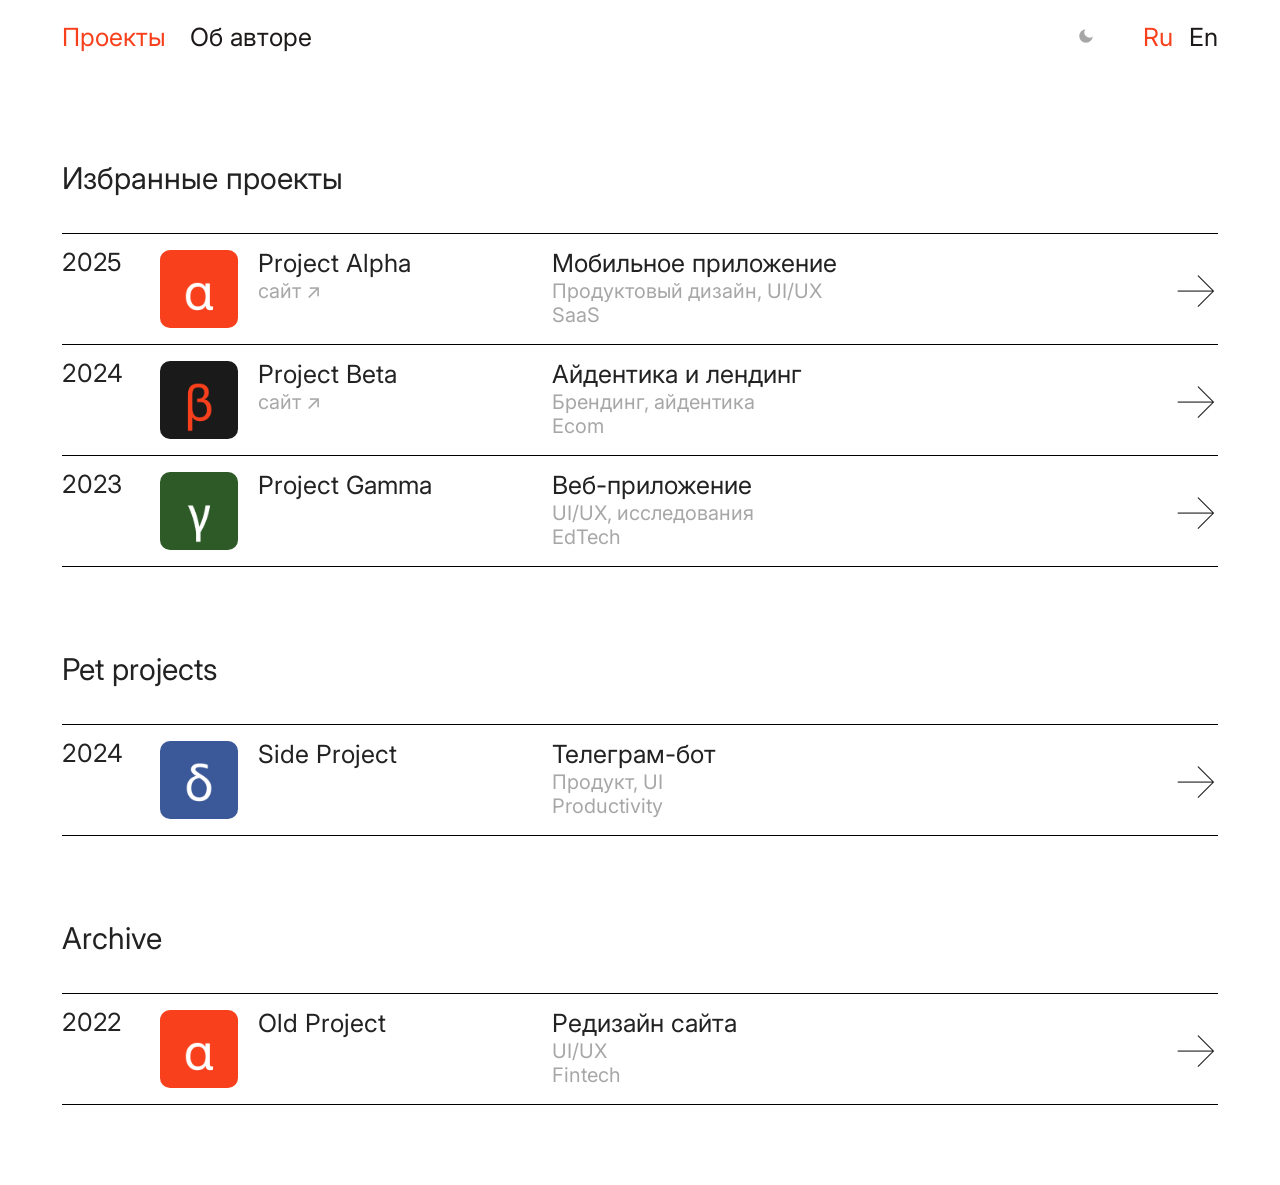
<file: index.html>
<!DOCTYPE html>
<html lang="ru">
<head>
  <meta charset="UTF-8">
  <meta name="viewport" content="width=device-width, initial-scale=1.0">
  <title>Jane Smith — Продуктовый дизайнер</title>
  <meta name="description" content="Продуктовый дизайнер. Портфолио избранных проектов.">
  <meta property="og:title" content="Jane Smith — Продуктовый дизайнер">
  <meta property="og:description" content="Продуктовый дизайнер. Портфолио избранных проектов.">
  <meta property="og:type" content="website">
  <meta property="og:url" content="https://example.com/">
  <meta property="og:locale" content="ru_RU">
  <meta property="og:image" content="https://example.com/assets/img/og-image.png">
  <meta property="og:image:width" content="1200">
  <meta property="og:image:height" content="630">
  <meta name="twitter:card" content="summary_large_image">
  <meta name="twitter:image" content="https://example.com/assets/img/og-image.png">
  <meta name="twitter:title" content="Jane Smith — Продуктовый дизайнер">
  <meta name="twitter:description" content="Продуктовый дизайнер. Портфолио избранных проектов.">
  <link rel="alternate" hreflang="en" href="https://example.com/en/">
  <link rel="alternate" hreflang="ru" href="https://example.com/">
  <link rel="canonical" href="https://example.com/">
  <link rel="icon" type="image/svg+xml" href="favicon.svg">
  <link rel="manifest" href="manifest.json">
    <link rel="preconnect" href="https://fonts.googleapis.com">
  <link rel="preconnect" href="https://fonts.gstatic.com" crossorigin>
  <link href="https://fonts.googleapis.com/css2?family=DM+Mono:wght@400;500&family=Inter:wght@400;500;600&display=swap" rel="stylesheet">
  <link rel="stylesheet" href="styles.min.css">

  <script data-goatcounter="https://YOURSITE.goatcounter.com/count" async src="//gc.zgo.at/count.js"></script>
  <script type="application/ld+json">
  {
    "@context": "https://schema.org",
    "@type": "Person",
    "name": "Jane Smith",
    "url": "https://example.com",
    "jobTitle": "Продуктовый дизайнер",
    "description": "Продуктовый дизайнер. Портфолио избранных проектов.",
    "sameAs": [
      "https://t.me/janesmith",
      "https://instagram.com/janesmith"
    ]
  }
  </script>
</head>
<body>

  <nav class="nav"><div class="nav-inner">
    <div class="nav-left">
      <div class="nav-links">
        <a href="." class="active">Проекты</a>
        <a href="about.html">Об авторе</a>
      </div>
    </div>
    <div class="nav-lang">
      <span class="active">Ru</span>
      <a href="en/">En</a>
    </div>
    <button class="nav-burger" aria-label="Menu" aria-expanded="false"><span></span></button>
  </div></nav>

  <div class="nav-mobile" aria-hidden="true"></div>

  <main class="main">
    <h1 class="projects-title">Избранные проекты</h1>

    <div class="project-list">

      <a href="projects/example.html" class="project-item reveal">
        <span class="project-year">2025</span>
        <img class="project-thumb" src="assets/img/thumb-alpha.png" alt="Project Alpha">
        <div class="project-name">
          <span class="project-name-title">Project Alpha</span>
          <span class="project-name-link" role="link" tabindex="0" data-href="https://example.com/" aria-label="Открыть сайт Project Alpha">сайт ↗</span>
        </div>
        <div class="project-info">
          <span class="project-info-desc">Мобильное приложение</span>
          <span class="project-info-tags">Продуктовый дизайн, UI/UX</span>
          <span class="project-info-industry">SaaS</span>
        </div>
        <span class="project-arrow">→</span>
      </a>

      <a href="projects/example.html" class="project-item reveal">
        <span class="project-year">2024</span>
        <img class="project-thumb" src="assets/img/thumb-beta.png" alt="Project Beta">
        <div class="project-name">
          <span class="project-name-title">Project Beta</span>
          <span class="project-name-link" role="link" tabindex="0" data-href="https://example.com/" aria-label="Открыть сайт Project Beta">сайт ↗</span>
        </div>
        <div class="project-info">
          <span class="project-info-desc">Айдентика и лендинг</span>
          <span class="project-info-tags">Брендинг, айдентика</span>
          <span class="project-info-industry">Ecom</span>
        </div>
        <span class="project-arrow">→</span>
      </a>

      <a href="projects/example.html" class="project-item reveal">
        <span class="project-year">2023</span>
        <img class="project-thumb" src="assets/img/thumb-gamma.png" alt="Project Gamma">
        <div class="project-name">
          <span class="project-name-title">Project Gamma</span>
        </div>
        <div class="project-info">
          <span class="project-info-desc">Веб-приложение</span>
          <span class="project-info-tags">UI/UX, исследования</span>
          <span class="project-info-industry">EdTech</span>
        </div>
        <span class="project-arrow">→</span>
      </a>

    </div>

    <h2 class="projects-title projects-title--archive">Pet projects</h2>

    <div class="project-list">
      <a href="projects/example.html" class="project-item reveal">
        <span class="project-year">2024</span>
        <img class="project-thumb" src="assets/img/thumb-side.png" alt="Side Project">
        <div class="project-name">
          <span class="project-name-title">Side Project</span>
        </div>
        <div class="project-info">
          <span class="project-info-desc">Телеграм-бот</span>
          <span class="project-info-tags">Продукт, UI</span>
          <span class="project-info-industry">Productivity</span>
        </div>
        <span class="project-arrow">→</span>
      </a>
    </div>

    <h2 class="projects-title projects-title--archive">Archive</h2>

    <div class="project-list">
      <a href="projects/example.html" class="project-item project-item--archive reveal">
        <span class="project-year">2022</span>
        <img class="project-thumb" src="assets/img/thumb-alpha.png" alt="Old Project">
        <div class="project-name">
          <span class="project-name-title">Old Project</span>
        </div>
        <div class="project-info">
          <span class="project-info-desc">Редизайн сайта</span>
          <span class="project-info-tags">UI/UX</span>
          <span class="project-info-industry">Fintech</span>
        </div>
        <span class="project-arrow">→</span>
      </a>
    </div>
  </main>

  <script src="script.min.js"></script>
</body>
</html>
</file>
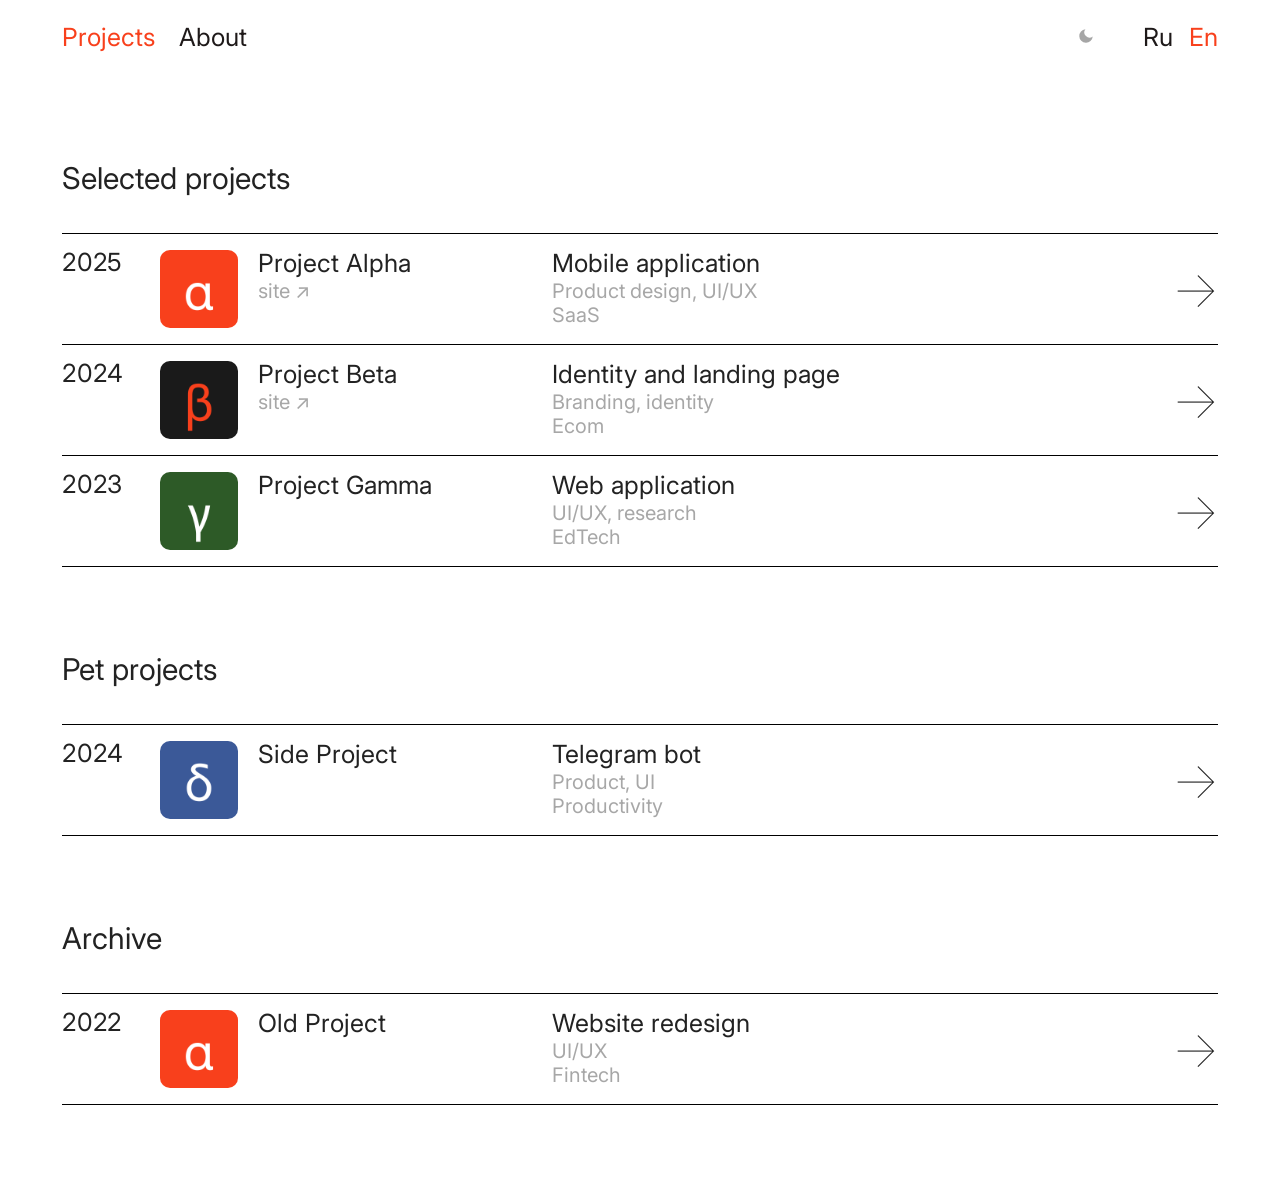
<file: en/index.html>
<!DOCTYPE html>
<html lang="en">
<head>
  <meta charset="UTF-8">
  <meta name="viewport" content="width=device-width, initial-scale=1.0">
  <title>Jane Smith — Product Designer</title>
  <meta name="description" content="Product designer. Portfolio of selected projects.">
  <meta property="og:title" content="Jane Smith — Product Designer">
  <meta property="og:description" content="Product designer. Portfolio of selected projects.">
  <meta property="og:type" content="website">
  <meta property="og:url" content="https://example.com/en/">
  <meta property="og:locale" content="en_US">
  <meta property="og:image" content="https://example.com/assets/img/og-image.png">
  <meta property="og:image:width" content="1200">
  <meta property="og:image:height" content="630">
  <meta name="twitter:card" content="summary_large_image">
  <meta name="twitter:image" content="https://example.com/assets/img/og-image.png">
  <meta name="twitter:title" content="Jane Smith — Product Designer">
  <meta name="twitter:description" content="Product designer. Portfolio of selected projects.">
  <link rel="alternate" hreflang="en" href="https://example.com/en/">
  <link rel="alternate" hreflang="ru" href="https://example.com/">
  <link rel="canonical" href="https://example.com/en/">
  <link rel="icon" type="image/svg+xml" href="../favicon.svg">
  <link rel="manifest" href="../manifest.json">
    <link rel="preconnect" href="https://fonts.googleapis.com">
  <link rel="preconnect" href="https://fonts.gstatic.com" crossorigin>
  <link href="https://fonts.googleapis.com/css2?family=DM+Mono:wght@400;500&family=Inter:wght@400;500;600&display=swap" rel="stylesheet">
  <link rel="stylesheet" href="../styles.min.css">

  <script data-goatcounter="https://YOURSITE.goatcounter.com/count" async src="//gc.zgo.at/count.js"></script>
  <script type="application/ld+json">
  {
    "@context": "https://schema.org",
    "@type": "Person",
    "name": "Jane Smith",
    "url": "https://example.com",
    "jobTitle": "Product Designer",
    "description": "Product designer. Portfolio of selected projects.",
    "sameAs": [
      "https://t.me/janesmith",
      "https://instagram.com/janesmith"
    ]
  }
  </script>
</head>
<body>

  <nav class="nav"><div class="nav-inner">
    <div class="nav-left">
      <div class="nav-links">
        <a href="." class="active">Projects</a>
        <a href="about.html">About</a>
      </div>
    </div>
    <div class="nav-lang">
      <a href="../">Ru</a>
      <span class="active">En</span>
    </div>
    <button class="nav-burger" aria-label="Menu" aria-expanded="false"><span></span></button>
  </div></nav>

  <div class="nav-mobile" aria-hidden="true"></div>

  <main class="main">
    <h1 class="projects-title">Selected projects</h1>

    <div class="project-list">

      <a href="projects/example.html" class="project-item reveal">
        <span class="project-year">2025</span>
        <img class="project-thumb" src="../assets/img/thumb-alpha.png" alt="Project Alpha">
        <div class="project-name">
          <span class="project-name-title">Project Alpha</span>
          <span class="project-name-link" role="link" tabindex="0" data-href="https://example.com/" aria-label="Open Project Alpha website">site ↗</span>
        </div>
        <div class="project-info">
          <span class="project-info-desc">Mobile application</span>
          <span class="project-info-tags">Product design, UI/UX</span>
          <span class="project-info-industry">SaaS</span>
        </div>
        <span class="project-arrow">→</span>
      </a>

      <a href="projects/example.html" class="project-item reveal">
        <span class="project-year">2024</span>
        <img class="project-thumb" src="../assets/img/thumb-beta.png" alt="Project Beta">
        <div class="project-name">
          <span class="project-name-title">Project Beta</span>
          <span class="project-name-link" role="link" tabindex="0" data-href="https://example.com/" aria-label="Open Project Beta website">site ↗</span>
        </div>
        <div class="project-info">
          <span class="project-info-desc">Identity and landing page</span>
          <span class="project-info-tags">Branding, identity</span>
          <span class="project-info-industry">Ecom</span>
        </div>
        <span class="project-arrow">→</span>
      </a>

      <a href="projects/example.html" class="project-item reveal">
        <span class="project-year">2023</span>
        <img class="project-thumb" src="../assets/img/thumb-gamma.png" alt="Project Gamma">
        <div class="project-name">
          <span class="project-name-title">Project Gamma</span>
        </div>
        <div class="project-info">
          <span class="project-info-desc">Web application</span>
          <span class="project-info-tags">UI/UX, research</span>
          <span class="project-info-industry">EdTech</span>
        </div>
        <span class="project-arrow">→</span>
      </a>

    </div>

    <h2 class="projects-title projects-title--archive">Pet projects</h2>

    <div class="project-list">
      <a href="projects/example.html" class="project-item reveal">
        <span class="project-year">2024</span>
        <img class="project-thumb" src="../assets/img/thumb-side.png" alt="Side Project">
        <div class="project-name">
          <span class="project-name-title">Side Project</span>
        </div>
        <div class="project-info">
          <span class="project-info-desc">Telegram bot</span>
          <span class="project-info-tags">Product, UI</span>
          <span class="project-info-industry">Productivity</span>
        </div>
        <span class="project-arrow">→</span>
      </a>
    </div>

    <h2 class="projects-title projects-title--archive">Archive</h2>

    <div class="project-list">
      <a href="projects/example.html" class="project-item project-item--archive reveal">
        <span class="project-year">2022</span>
        <img class="project-thumb" src="../assets/img/thumb-alpha.png" alt="Old Project">
        <div class="project-name">
          <span class="project-name-title">Old Project</span>
        </div>
        <div class="project-info">
          <span class="project-info-desc">Website redesign</span>
          <span class="project-info-tags">UI/UX</span>
          <span class="project-info-industry">Fintech</span>
        </div>
        <span class="project-arrow">→</span>
      </a>
    </div>
  </main>

  <script src="../script.min.js"></script>
</body>
</html>
</file>
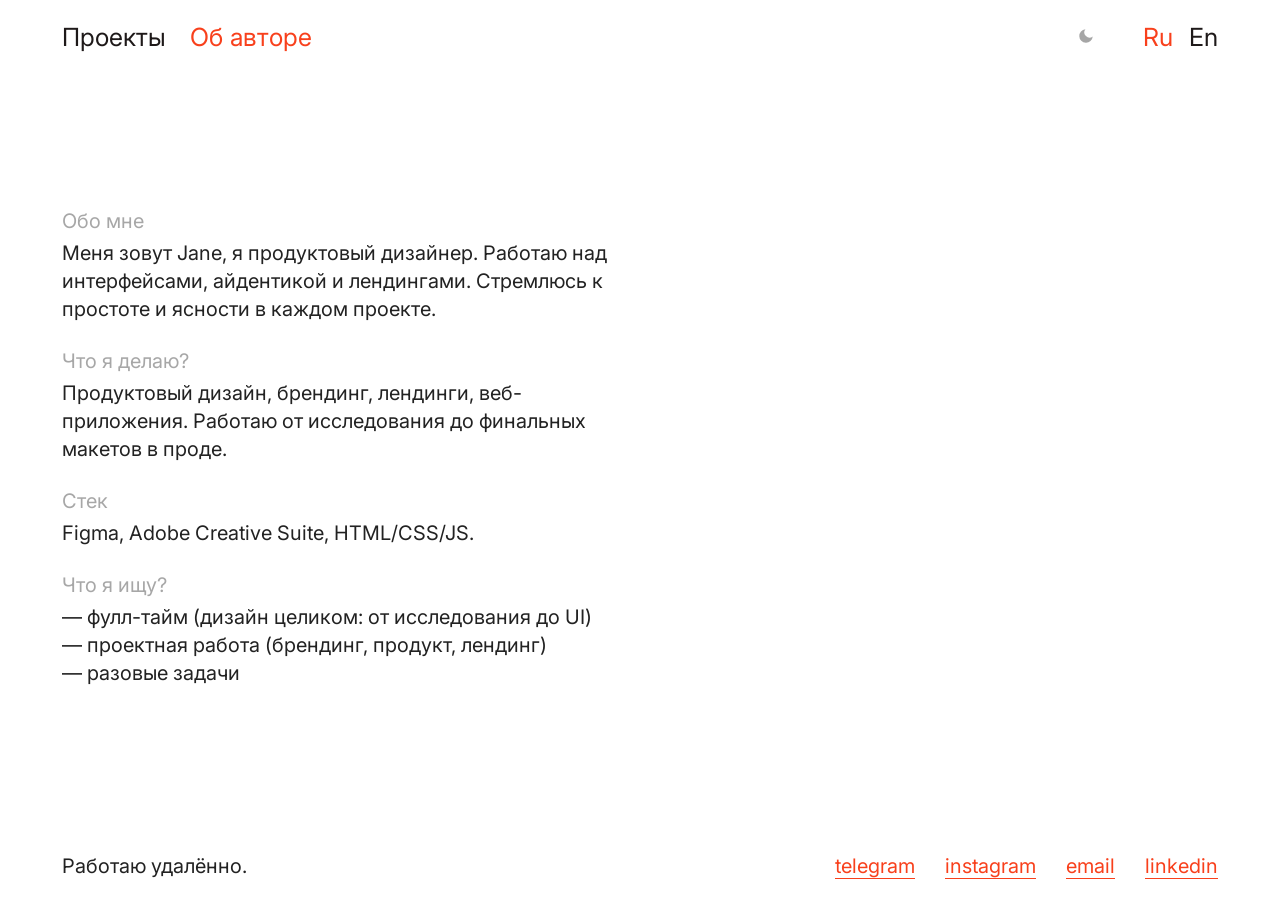
<file: about.html>
<!DOCTYPE html>
<html lang="ru">
<head>
  <meta charset="UTF-8">
  <meta name="viewport" content="width=device-width, initial-scale=1.0">
  <title>Об авторе — Jane Smith</title>
  <meta name="description" content="Продуктовый дизайнер. Открыта к проектам и сотрудничеству.">
  <meta property="og:title" content="Об авторе — Jane Smith">
  <meta property="og:description" content="Продуктовый дизайнер. Открыта к проектам и сотрудничеству.">
  <meta property="og:image" content="https://example.com/assets/img/og-image.png">
  <meta property="og:image:width" content="1200">
  <meta property="og:image:height" content="630">
  <meta property="og:type" content="profile">
  <meta property="og:url" content="https://example.com/about">
  <meta property="og:locale" content="ru_RU">
  <meta name="twitter:card" content="summary_large_image">
  <meta name="twitter:image" content="https://example.com/assets/img/og-image.png">
  <meta name="twitter:title" content="Об авторе — Jane Smith">
  <meta name="twitter:description" content="Продуктовый дизайнер. Открыта к проектам и сотрудничеству.">
  <link rel="alternate" hreflang="en" href="https://example.com/en/about">
  <link rel="alternate" hreflang="ru" href="https://example.com/about">
  <link rel="canonical" href="https://example.com/about">
  <link rel="icon" type="image/svg+xml" href="favicon.svg">
  <link rel="manifest" href="manifest.json">
    <link rel="preconnect" href="https://fonts.googleapis.com">
  <link rel="preconnect" href="https://fonts.gstatic.com" crossorigin>
  <link href="https://fonts.googleapis.com/css2?family=DM+Mono:wght@400;500&family=Inter:wght@400;500;600&display=swap" rel="stylesheet">
  <link rel="stylesheet" href="styles.min.css">

  <script data-goatcounter="https://YOURSITE.goatcounter.com/count" async src="//gc.zgo.at/count.js"></script>

  <script type="application/ld+json">
  {
    "@context": "https://schema.org",
    "@type": "Person",
    "name": "Jane Smith",
    "url": "https://example.com",
    "jobTitle": "Продуктовый дизайнер",
    "sameAs": [
      "https://t.me/janesmith",
      "https://instagram.com/janesmith"
    ]
  }
  </script>
</head>
<body>

  <nav class="nav"><div class="nav-inner">
    <div class="nav-left">
      <div class="nav-links">
        <a href=".">Проекты</a>
        <a href="about.html" class="active">Об авторе</a>
      </div>
    </div>
    <div class="nav-lang">
      <span class="active">Ru</span>
      <a href="en/about.html">En</a>
    </div>
    <button class="nav-burger" aria-label="Menu" aria-expanded="false"><span></span></button>
  </div></nav>

  <div class="nav-mobile" aria-hidden="true"></div>

  <main class="main main--about">
    <div class="about-viewport">
    <div class="about-content">

      <p class="about-label">Обо мне</p>
      <p>Меня зовут Jane, я продуктовый дизайнер. Работаю над интерфейсами, айдентикой и лендингами. Стремлюсь к простоте и ясности в каждом проекте.</p>

      <p class="about-label">Что я делаю?</p>
      <p>Продуктовый дизайн, брендинг, лендинги, веб-приложения. Работаю от исследования до финальных макетов в проде.</p>

      <p class="about-label">Стек</p>
      <p>Figma, Adobe Creative Suite, HTML/CSS/JS.</p>

      <p class="about-label">Что я ищу?</p>
      <p>— фулл-тайм (дизайн целиком: от исследования до UI)<br>
      — проектная работа (брендинг, продукт, лендинг)<br>
      — разовые задачи</p>

    </div>

    <div class="about-bottom">
      <p>Работаю удалённо.</p>
      <div class="about-links">
        <a href="https://t.me/janesmith" target="_blank" rel="noopener">telegram</a>
        <a href="https://instagram.com/janesmith" target="_blank" rel="noopener">instagram</a>
        <a href="mailto:hello@example.com">email</a>
        <a href="https://www.linkedin.com/in/janesmith/" target="_blank" rel="noopener">linkedin</a>
      </div>
    </div>

    </div>
  </main>

  <script src="script.min.js"></script>
</body>
</html>
</file>
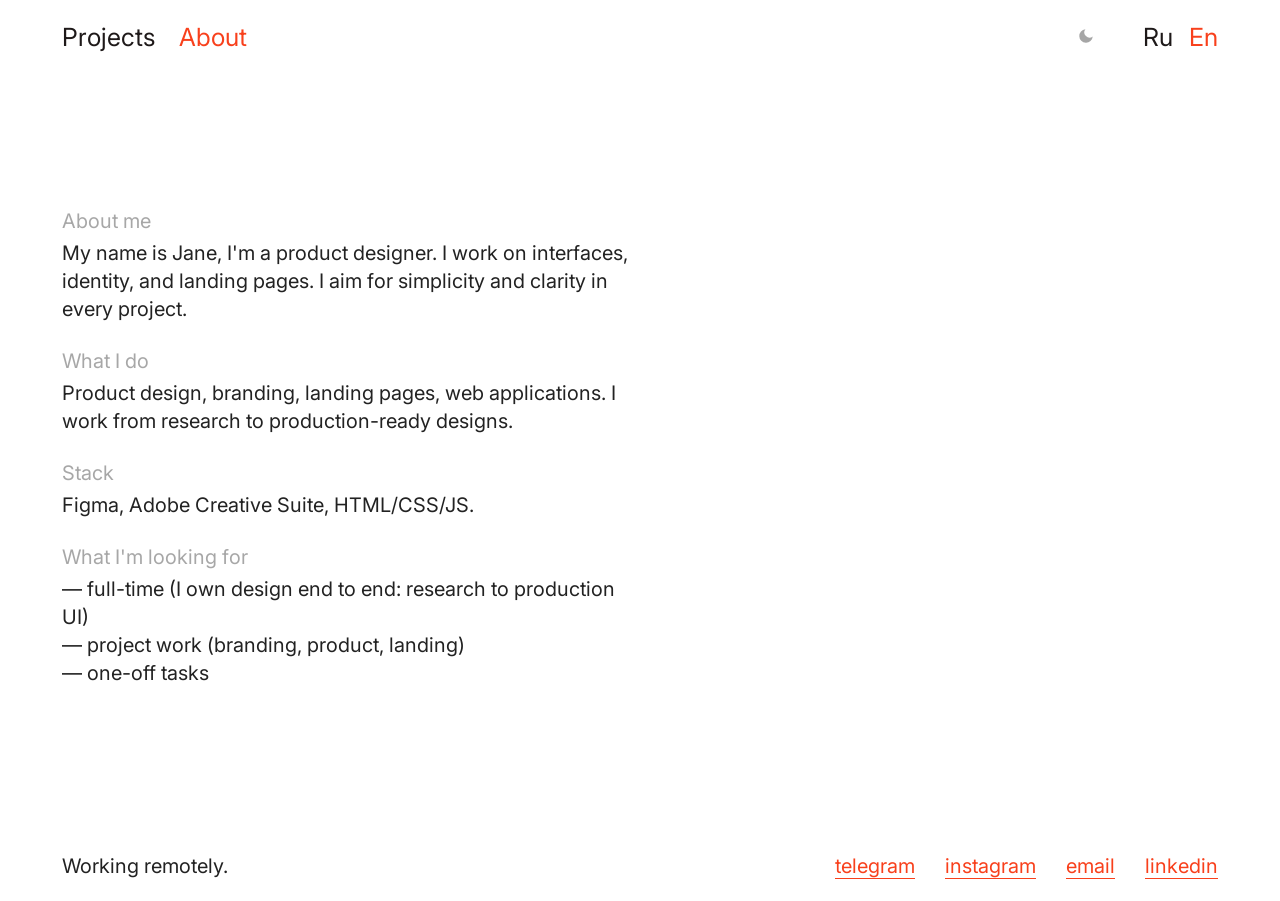
<file: en/about.html>
<!DOCTYPE html>
<html lang="en">
<head>
  <meta charset="UTF-8">
  <meta name="viewport" content="width=device-width, initial-scale=1.0">
  <title>About — Jane Smith</title>
  <meta name="description" content="Product designer. Open to projects and collaboration.">
  <meta property="og:title" content="About — Jane Smith">
  <meta property="og:description" content="Product designer. Open to projects and collaboration.">
  <meta property="og:image" content="https://example.com/assets/img/og-image.png">
  <meta property="og:image:width" content="1200">
  <meta property="og:image:height" content="630">
  <meta property="og:type" content="profile">
  <meta property="og:url" content="https://example.com/en/about">
  <meta property="og:locale" content="en_US">
  <meta name="twitter:card" content="summary_large_image">
  <meta name="twitter:image" content="https://example.com/assets/img/og-image.png">
  <meta name="twitter:title" content="About — Jane Smith">
  <meta name="twitter:description" content="Product designer. Open to projects and collaboration.">
  <link rel="alternate" hreflang="en" href="https://example.com/en/about">
  <link rel="alternate" hreflang="ru" href="https://example.com/about">
  <link rel="canonical" href="https://example.com/en/about">
  <link rel="icon" type="image/svg+xml" href="../favicon.svg">
  <link rel="manifest" href="../manifest.json">
    <link rel="preconnect" href="https://fonts.googleapis.com">
  <link rel="preconnect" href="https://fonts.gstatic.com" crossorigin>
  <link href="https://fonts.googleapis.com/css2?family=DM+Mono:wght@400;500&family=Inter:wght@400;500;600&display=swap" rel="stylesheet">
  <link rel="stylesheet" href="../styles.min.css">

  <script data-goatcounter="https://YOURSITE.goatcounter.com/count" async src="//gc.zgo.at/count.js"></script>

  <script type="application/ld+json">
  {
    "@context": "https://schema.org",
    "@type": "Person",
    "name": "Jane Smith",
    "url": "https://example.com",
    "jobTitle": "Product Designer",
    "sameAs": [
      "https://t.me/janesmith",
      "https://instagram.com/janesmith"
    ]
  }
  </script>
</head>
<body>

  <nav class="nav"><div class="nav-inner">
    <div class="nav-left">
      <div class="nav-links">
        <a href=".">Projects</a>
        <a href="about.html" class="active">About</a>
      </div>
    </div>
    <div class="nav-lang">
      <a href="../about.html">Ru</a>
      <span class="active">En</span>
    </div>
    <button class="nav-burger" aria-label="Menu" aria-expanded="false"><span></span></button>
  </div></nav>

  <div class="nav-mobile" aria-hidden="true"></div>

  <main class="main main--about">
    <div class="about-viewport">
    <div class="about-content">

      <p class="about-label">About me</p>
      <p>My name is Jane, I'm a product designer. I work on interfaces, identity, and landing pages. I aim for simplicity and clarity in every project.</p>

      <p class="about-label">What I do</p>
      <p>Product design, branding, landing pages, web applications. I work from research to production-ready designs.</p>

      <p class="about-label">Stack</p>
      <p>Figma, Adobe Creative Suite, HTML/CSS/JS.</p>

      <p class="about-label">What I'm looking for</p>
      <p>— full-time (I own design end to end: research to production UI)<br>
      — project work (branding, product, landing)<br>
      — one-off tasks</p>

    </div>

    <div class="about-bottom">
      <p>Working remotely.</p>
      <div class="about-links">
        <a href="https://t.me/janesmith" target="_blank" rel="noopener">telegram</a>
        <a href="https://instagram.com/janesmith" target="_blank" rel="noopener">instagram</a>
        <a href="mailto:hello@example.com">email</a>
        <a href="https://www.linkedin.com/in/janesmith/" target="_blank" rel="noopener">linkedin</a>
      </div>
    </div>

    </div>
  </main>

  <script src="../script.min.js"></script>
</body>
</html>
</file>
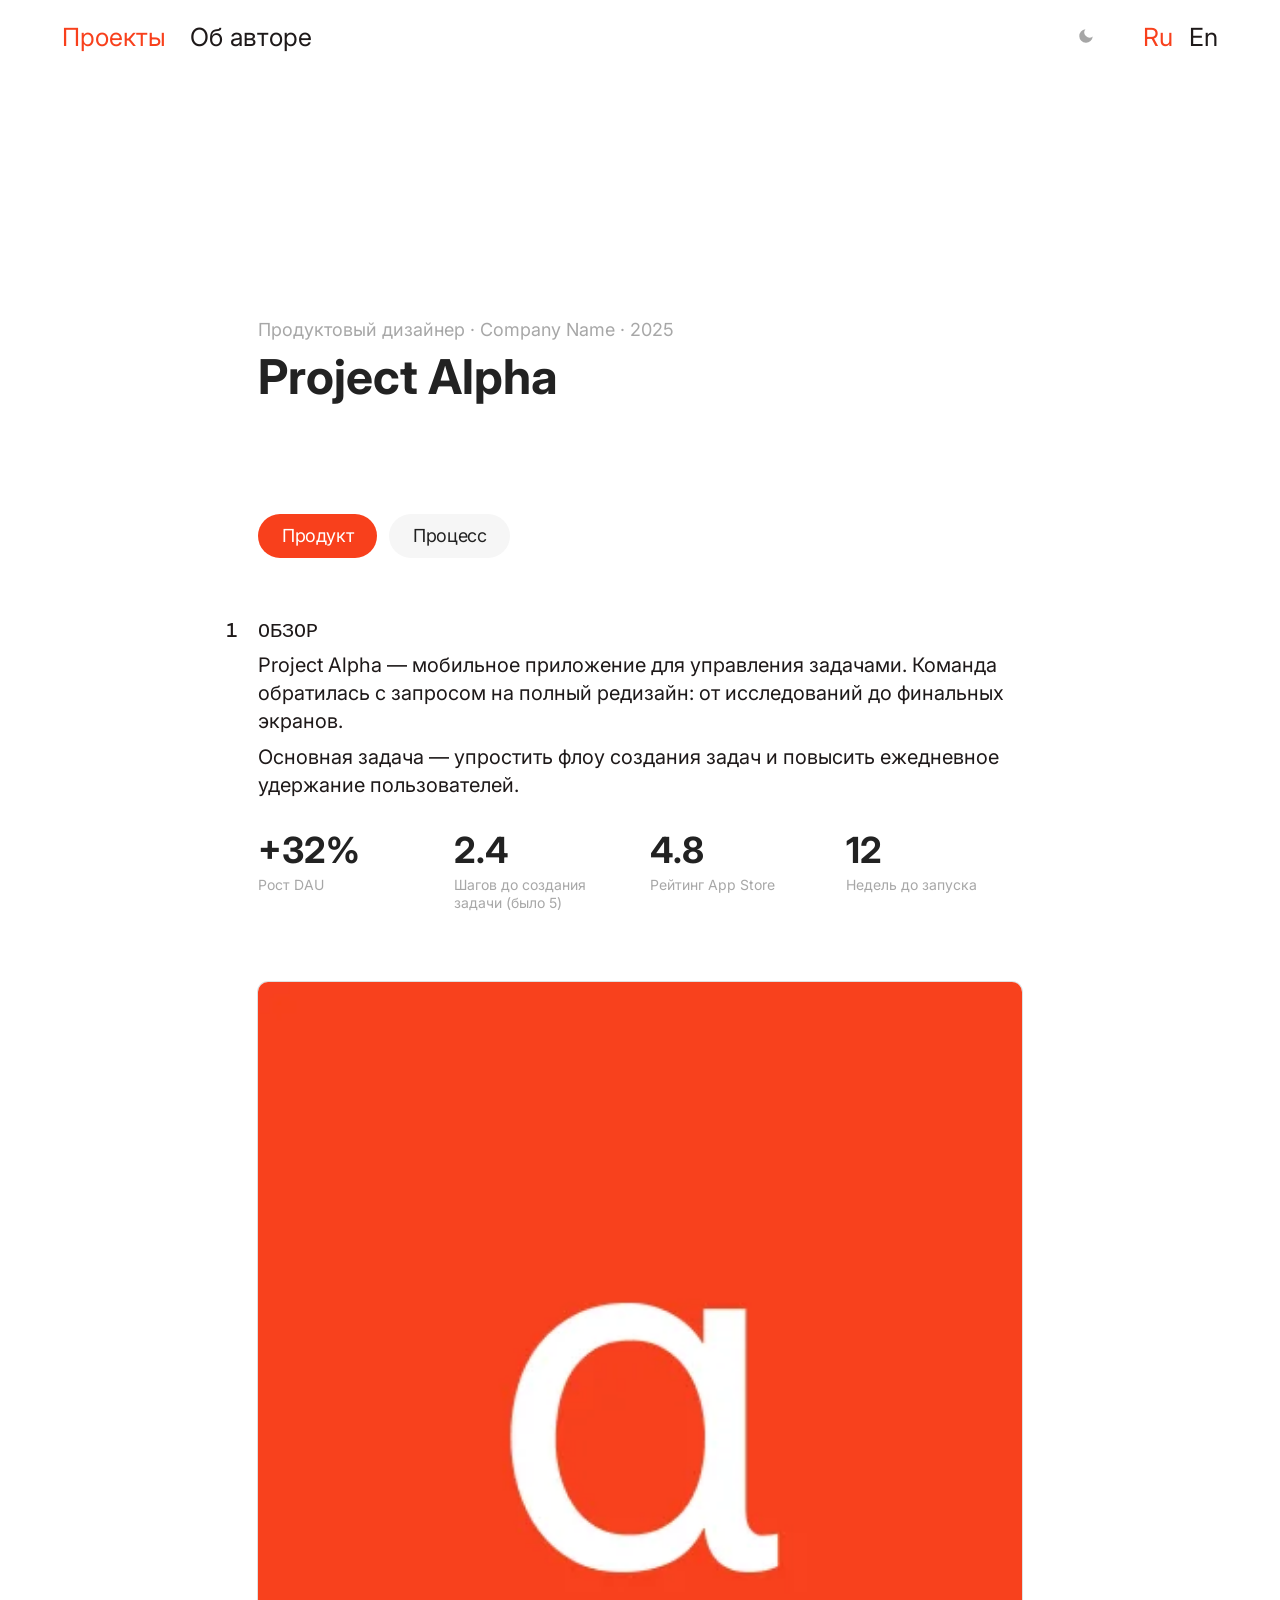
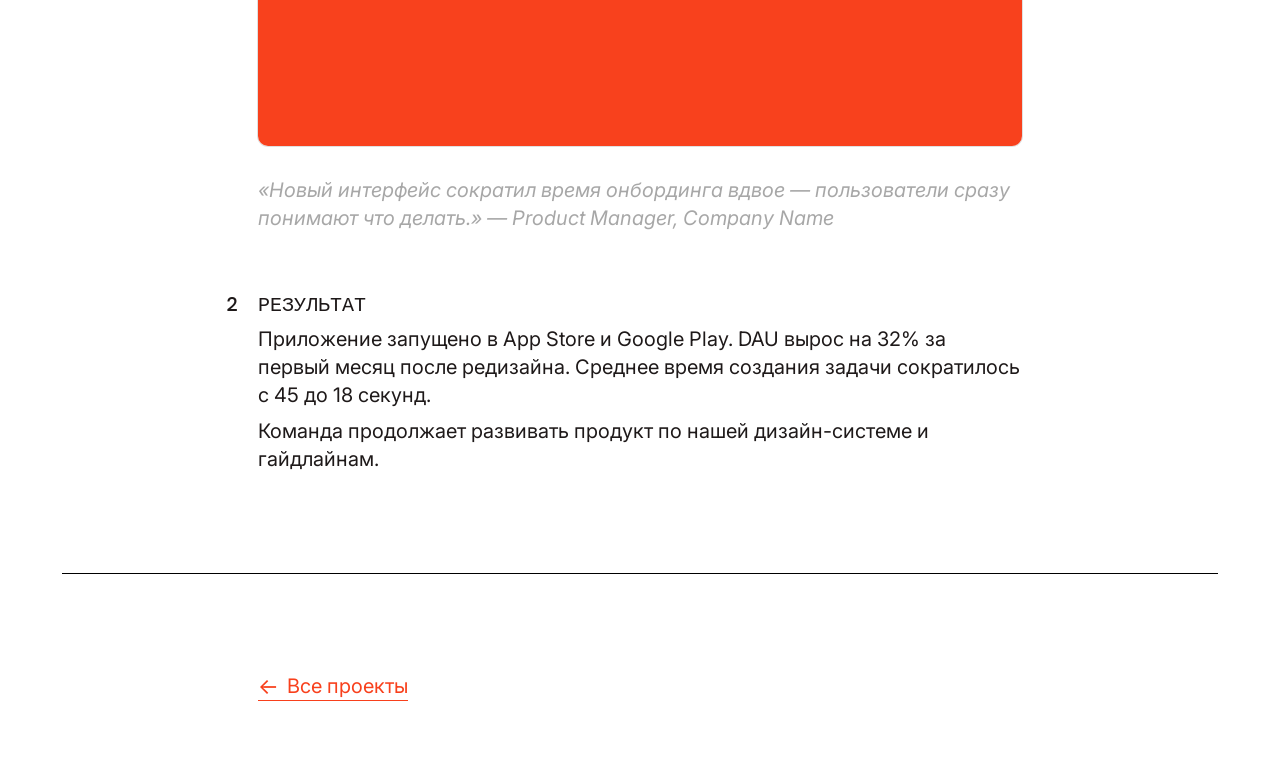
<file: projects/example.html>
<!DOCTYPE html>
<html lang="ru">
<head>
  <meta charset="UTF-8">
  <meta name="viewport" content="width=device-width, initial-scale=1.0">
  <title>Project Alpha — Jane Smith</title>
  <meta name="description" content="Кейс Project Alpha: продуктовый дизайн мобильного приложения.">
  <meta property="og:title" content="Project Alpha — Jane Smith">
  <meta property="og:description" content="Кейс Project Alpha: продуктовый дизайн мобильного приложения.">
  <meta property="og:image" content="https://example.com/assets/img/thumb-alpha.png">
  <meta property="og:type" content="article">
  <meta property="og:url" content="https://example.com/projects/example">
  <link rel="canonical" href="https://example.com/projects/example">
  <link rel="alternate" hreflang="ru" href="https://example.com/projects/example">
  <link rel="alternate" hreflang="en" href="https://example.com/en/projects/example">
  <meta property="og:locale" content="ru_RU">
  <link rel="icon" type="image/svg+xml" href="../favicon.svg">
    <link rel="preconnect" href="https://fonts.googleapis.com">
  <link rel="preconnect" href="https://fonts.gstatic.com" crossorigin>
  <link href="https://fonts.googleapis.com/css2?family=DM+Mono:wght@400;500&family=Inter:wght@400;500;600&display=swap" rel="stylesheet">
  <link rel="stylesheet" href="../styles.min.css">

  <script data-goatcounter="https://YOURSITE.goatcounter.com/count" async src="//gc.zgo.at/count.js"></script>
</head>
<body>

  <nav class="nav"><div class="nav-inner">
    <div class="nav-left">
      <div class="nav-links">
        <a href="../">Проекты</a>
        <a href="../about.html">Об авторе</a>
      </div>
    </div>
    <div class="nav-lang">
      <span class="active">Ru</span>
      <a href="../en/projects/example.html">En</a>
    </div>
    <button class="nav-burger" aria-label="Menu" aria-expanded="false"><span></span></button>
  </div></nav>

  <div class="nav-mobile" aria-hidden="true"></div>

  <main class="main main--case">
    <div class="case-meta">Продуктовый дизайнер · Company Name · 2025</div>
    <h1 class="case-h1">Project Alpha</h1>

    <div class="case-tabs" role="tablist">
      <button class="case-tab active" data-tab="product" role="tab" aria-selected="true" aria-controls="panel-product">Продукт</button>
      <button class="case-tab" data-tab="process" role="tab" aria-selected="false" aria-controls="panel-process">Процесс</button>
    </div>

    <div class="case-body">

      <!-- ======================== ПРОДУКТ ======================== -->
      <div class="case-tab-panel active" data-panel="product" id="panel-product" role="tabpanel">

        <section class="case-section">
          <span class="case-section-num">1</span>
          <h2 class="case-section-title">Обзор</h2>
          <p>Project Alpha — мобильное приложение для управления задачами. Команда обратилась с запросом на полный редизайн: от исследований до финальных экранов.</p>
          <p>Основная задача — упростить флоу создания задач и повысить ежедневное удержание пользователей.</p>
        </section>

        <div class="case-stats">
          <div>
            <div class="case-stat-value">+32%</div>
            <div class="case-stat-label">Рост DAU</div>
          </div>
          <div>
            <div class="case-stat-value">2.4</div>
            <div class="case-stat-label">Шагов до создания задачи (было 5)</div>
          </div>
          <div>
            <div class="case-stat-value">4.8</div>
            <div class="case-stat-label">Рейтинг App Store</div>
          </div>
          <div>
            <div class="case-stat-value">12</div>
            <div class="case-stat-label">Недель до запуска</div>
          </div>
        </div>

        <picture>
          <source srcset="../assets/img/thumb-alpha.webp" type="image/webp">
          <img class="case-img-full" loading="lazy" src="../assets/img/thumb-alpha.png" alt="Project Alpha — обзор">
        </picture>

        <!-- Quote -->
        <blockquote class="case-quote">
          «Новый интерфейс сократил время онбординга вдвое — пользователи сразу понимают что делать.»
          <cite>— Product Manager, Company Name</cite>
        </blockquote>

        <section class="case-section">
          <span class="case-section-num">2</span>
          <h2 class="case-section-title">Результат</h2>
          <p>Приложение запущено в App Store и Google Play. DAU вырос на 32% за первый месяц после редизайна. Среднее время создания задачи сократилось с 45 до 18 секунд.</p>
          <p>Команда продолжает развивать продукт по нашей дизайн-системе и гайдлайнам.</p>
        </section>

      </div>

      <!-- ======================== ПРОЦЕСС ======================== -->
      <div class="case-tab-panel" data-panel="process" id="panel-process" role="tabpanel">

        <section class="case-section">
          <span class="case-section-num">1</span>
          <h2 class="case-section-title">Исследование</h2>
          <p>Начали с интервью: 12 пользователей, 3 роли. Обнаружили, что основная боль — сложность повторяющихся задач. Вместо копирования люди заводили задачи заново каждый раз.</p>
          <p>Провели конкурентный анализ 8 продуктов, собрали карту возможностей. Приоритизировали по ICE и определили MVP-скоуп.</p>
        </section>

        <!-- Slideshow -->
        <div class="case-slideshow-wrap" data-slideshow>
          <div class="case-slideshow">
            <div class="case-slideshow-track">
              <picture><source srcset="../assets/img/thumb-alpha.webp" type="image/webp"><img src="../assets/img/thumb-alpha.png" alt="Исследование — слайд 1"></picture>
              <picture><source srcset="../assets/img/thumb-beta.webp" type="image/webp"><img src="../assets/img/thumb-beta.png" alt="Исследование — слайд 2"></picture>
              <picture><source srcset="../assets/img/thumb-gamma.webp" type="image/webp"><img src="../assets/img/thumb-gamma.png" alt="Исследование — слайд 3"></picture>
            </div>
            <div class="case-slideshow-nav">
              <span class="case-slideshow-counter" data-counter>1/3</span>
            </div>
          </div>
          <button class="case-slideshow-arrow" data-prev>&#x2039;</button>
          <button class="case-slideshow-arrow" data-next>&#x203A;</button>
        </div>

        <section class="case-section">
          <span class="case-section-num">2</span>
          <h2 class="case-section-title">Решения</h2>
          <p>Разработали три ключевых решения:</p>
          <ul>
            <li>Шаблоны задач с автозаполнением</li>
            <li>Quick-add из любого экрана приложения</li>
            <li>Прогресс-бар для серий повторяющихся задач</li>
          </ul>
          <p>Каждое решение прошло 2 раунда юзабилити-тестирования. Iteration rate: 3 дня от гипотезы до теста.</p>
        </section>

        <div class="case-img-row">
          <picture><source srcset="../assets/img/thumb-beta.webp" type="image/webp"><img class="case-img-full" loading="lazy" src="../assets/img/thumb-beta.png" alt="Wireframes"></picture>
          <picture><source srcset="../assets/img/thumb-gamma.webp" type="image/webp"><img class="case-img-full" loading="lazy" src="../assets/img/thumb-gamma.png" alt="UI Kit"></picture>
        </div>
        <div class="case-caption">Wireframes и UI Kit: компоненты, цвета, типографика</div>

        <picture>
          <source srcset="../assets/img/thumb-alpha.webp" type="image/webp">
          <img class="case-img-full" loading="lazy" src="../assets/img/thumb-alpha.png" alt="Final screens">
        </picture>
        <div class="case-caption">Финальные экраны: главная, карточка задачи, профиль</div>

      </div>

      <hr class="case-separator">

      <div class="case-nav">
        <a href="../" class="case-nav-link case-nav-prev">
          <span class="case-nav-dir">←</span> Все проекты
        </a>
      </div>

    </div>
  </main>

  <script src="../script.min.js"></script>
</body>
</html>
</file>
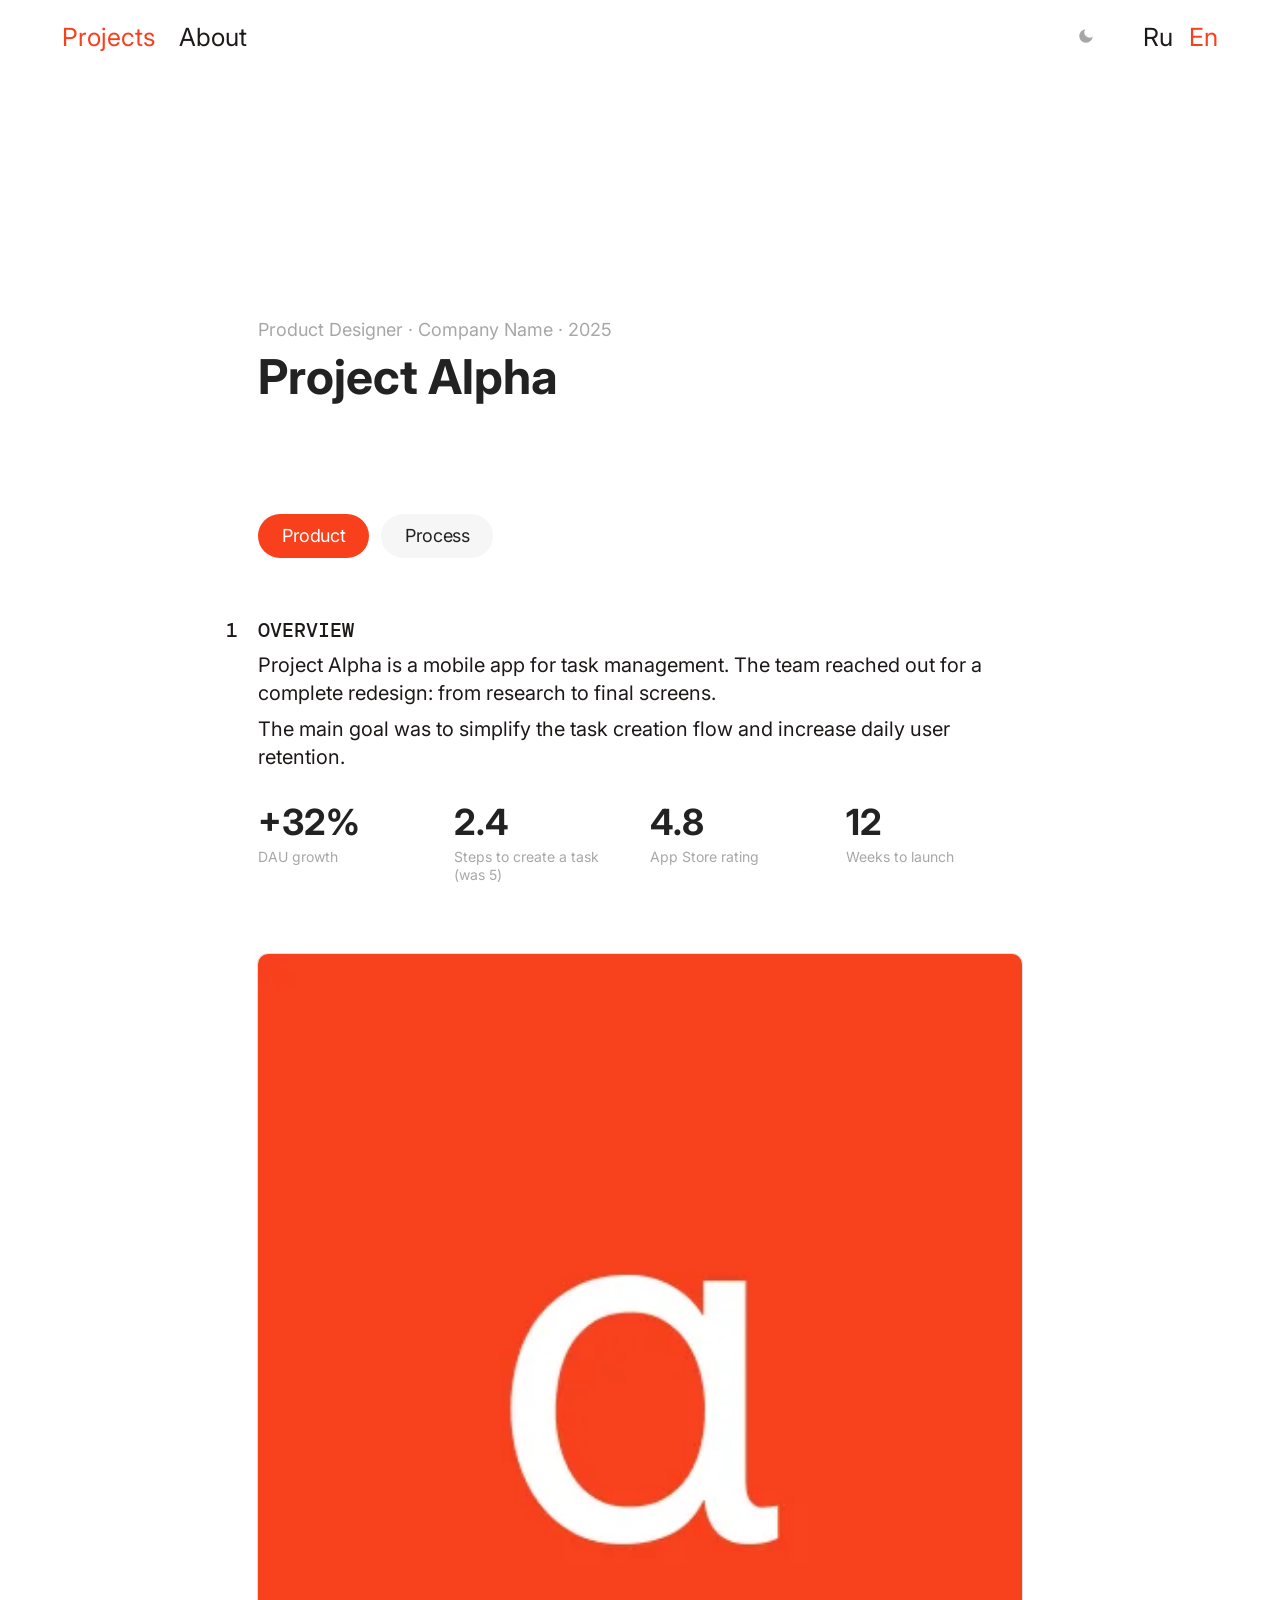
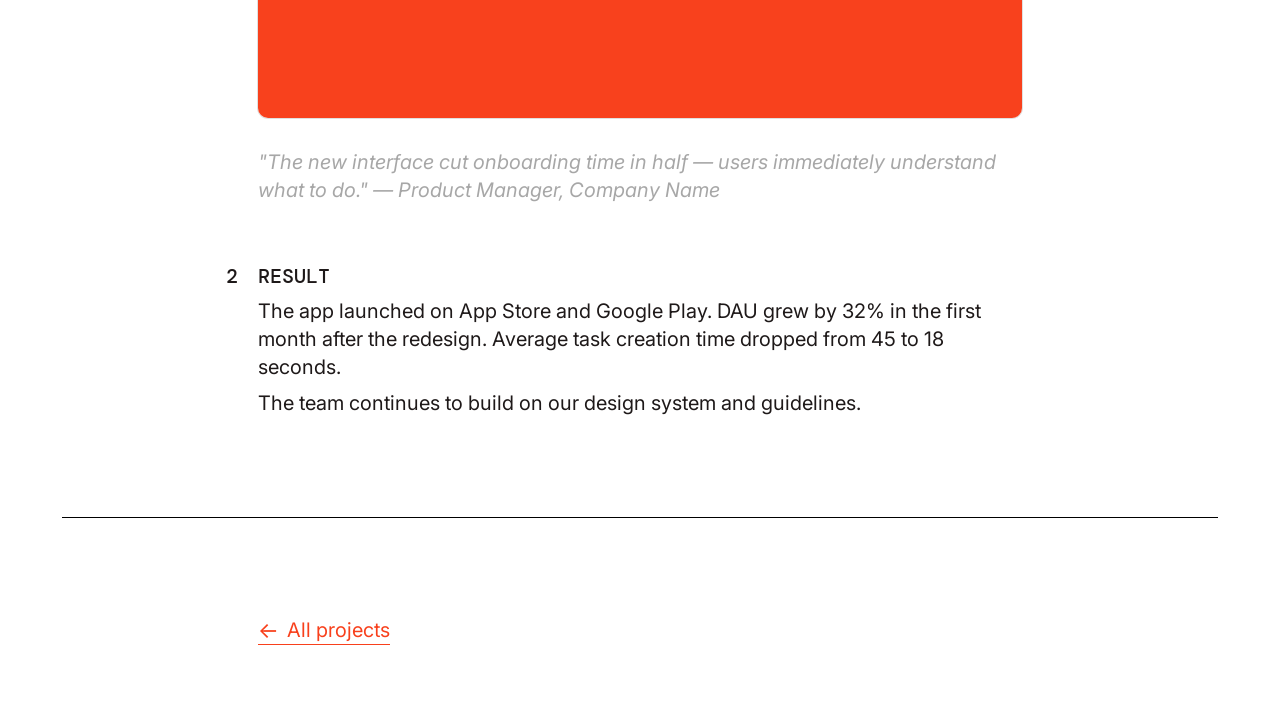
<file: en/projects/example.html>
<!DOCTYPE html>
<html lang="en">
<head>
  <meta charset="UTF-8">
  <meta name="viewport" content="width=device-width, initial-scale=1.0">
  <title>Project Alpha — Jane Smith</title>
  <meta name="description" content="Case study: Product design for a mobile task management app.">
  <meta property="og:title" content="Project Alpha — Jane Smith">
  <meta property="og:description" content="Case study: Product design for a mobile task management app.">
  <meta property="og:image" content="https://example.com/assets/img/thumb-alpha.png">
  <meta property="og:type" content="article">
  <meta property="og:url" content="https://example.com/en/projects/example">
  <link rel="canonical" href="https://example.com/en/projects/example">
  <link rel="alternate" hreflang="en" href="https://example.com/en/projects/example">
  <link rel="alternate" hreflang="ru" href="https://example.com/projects/example">
  <meta property="og:locale" content="en_US">
  <link rel="icon" type="image/svg+xml" href="../../favicon.svg">
    <link rel="preconnect" href="https://fonts.googleapis.com">
  <link rel="preconnect" href="https://fonts.gstatic.com" crossorigin>
  <link href="https://fonts.googleapis.com/css2?family=DM+Mono:wght@400;500&family=Inter:wght@400;500;600&display=swap" rel="stylesheet">
  <link rel="stylesheet" href="../../styles.min.css">

  <script data-goatcounter="https://YOURSITE.goatcounter.com/count" async src="//gc.zgo.at/count.js"></script>
</head>
<body>

  <nav class="nav"><div class="nav-inner">
    <div class="nav-left">
      <div class="nav-links">
        <a href="../">Projects</a>
        <a href="../about.html">About</a>
      </div>
    </div>
    <div class="nav-lang">
      <a href="../../projects/example.html">Ru</a>
      <span class="active">En</span>
    </div>
    <button class="nav-burger" aria-label="Menu" aria-expanded="false"><span></span></button>
  </div></nav>

  <div class="nav-mobile" aria-hidden="true"></div>

  <main class="main main--case">
    <div class="case-meta">Product Designer · Company Name · 2025</div>
    <h1 class="case-h1">Project Alpha</h1>

    <div class="case-tabs" role="tablist">
      <button class="case-tab active" data-tab="product" role="tab" aria-selected="true" aria-controls="panel-product">Product</button>
      <button class="case-tab" data-tab="process" role="tab" aria-selected="false" aria-controls="panel-process">Process</button>
    </div>

    <div class="case-body">

      <!-- ======================== PRODUCT ======================== -->
      <div class="case-tab-panel active" data-panel="product" id="panel-product" role="tabpanel">

        <section class="case-section">
          <span class="case-section-num">1</span>
          <h2 class="case-section-title">Overview</h2>
          <p>Project Alpha is a mobile app for task management. The team reached out for a complete redesign: from research to final screens.</p>
          <p>The main goal was to simplify the task creation flow and increase daily user retention.</p>
        </section>

        <div class="case-stats">
          <div>
            <div class="case-stat-value">+32%</div>
            <div class="case-stat-label">DAU growth</div>
          </div>
          <div>
            <div class="case-stat-value">2.4</div>
            <div class="case-stat-label">Steps to create a task (was 5)</div>
          </div>
          <div>
            <div class="case-stat-value">4.8</div>
            <div class="case-stat-label">App Store rating</div>
          </div>
          <div>
            <div class="case-stat-value">12</div>
            <div class="case-stat-label">Weeks to launch</div>
          </div>
        </div>

        <picture>
          <source srcset="../../assets/img/thumb-alpha.webp" type="image/webp">
          <img class="case-img-full" loading="lazy" src="../../assets/img/thumb-alpha.png" alt="Project Alpha overview">
        </picture>

        <!-- Quote -->
        <blockquote class="case-quote">
          "The new interface cut onboarding time in half — users immediately understand what to do."
          <cite>— Product Manager, Company Name</cite>
        </blockquote>

        <section class="case-section">
          <span class="case-section-num">2</span>
          <h2 class="case-section-title">Result</h2>
          <p>The app launched on App Store and Google Play. DAU grew by 32% in the first month after the redesign. Average task creation time dropped from 45 to 18 seconds.</p>
          <p>The team continues to build on our design system and guidelines.</p>
        </section>

      </div>

      <!-- ======================== PROCESS ======================== -->
      <div class="case-tab-panel" data-panel="process" id="panel-process" role="tabpanel">

        <section class="case-section">
          <span class="case-section-num">1</span>
          <h2 class="case-section-title">Research</h2>
          <p>Started with interviews: 12 users, 3 roles. Found that the main pain point was recurring tasks. Instead of copying, people were creating tasks from scratch every time.</p>
          <p>Conducted competitive analysis of 8 products, built an opportunity map. Prioritized by ICE and defined the MVP scope.</p>
        </section>

        <!-- Slideshow -->
        <div class="case-slideshow-wrap" data-slideshow>
          <div class="case-slideshow">
            <div class="case-slideshow-track">
              <picture><source srcset="../../assets/img/thumb-alpha.webp" type="image/webp"><img src="../../assets/img/thumb-alpha.png" alt="Research — slide 1"></picture>
              <picture><source srcset="../../assets/img/thumb-beta.webp" type="image/webp"><img src="../../assets/img/thumb-beta.png" alt="Research — slide 2"></picture>
              <picture><source srcset="../../assets/img/thumb-gamma.webp" type="image/webp"><img src="../../assets/img/thumb-gamma.png" alt="Research — slide 3"></picture>
            </div>
            <div class="case-slideshow-nav">
              <span class="case-slideshow-counter" data-counter>1/3</span>
            </div>
          </div>
          <button class="case-slideshow-arrow" data-prev>&#x2039;</button>
          <button class="case-slideshow-arrow" data-next>&#x203A;</button>
        </div>

        <section class="case-section">
          <span class="case-section-num">2</span>
          <h2 class="case-section-title">Solutions</h2>
          <p>Developed three key solutions:</p>
          <ul>
            <li>Task templates with auto-fill</li>
            <li>Quick-add from any screen</li>
            <li>Progress bar for recurring task series</li>
          </ul>
          <p>Each solution went through 2 rounds of usability testing. Iteration rate: 3 days from hypothesis to test.</p>
        </section>

        <div class="case-img-row">
          <picture><source srcset="../../assets/img/thumb-beta.webp" type="image/webp"><img class="case-img-full" loading="lazy" src="../../assets/img/thumb-beta.png" alt="Wireframes"></picture>
          <picture><source srcset="../../assets/img/thumb-gamma.webp" type="image/webp"><img class="case-img-full" loading="lazy" src="../../assets/img/thumb-gamma.png" alt="UI Kit"></picture>
        </div>
        <div class="case-caption">Wireframes and UI Kit: components, colors, typography</div>

        <picture>
          <source srcset="../../assets/img/thumb-alpha.webp" type="image/webp">
          <img class="case-img-full" loading="lazy" src="../../assets/img/thumb-alpha.png" alt="Final screens">
        </picture>
        <div class="case-caption">Final screens: home, task card, profile</div>

      </div>

      <hr class="case-separator">

      <div class="case-nav">
        <a href="../" class="case-nav-link case-nav-prev">
          <span class="case-nav-dir">&larr;</span> All projects
        </a>
      </div>

    </div>
  </main>

  <script src="../../script.min.js"></script>
</body>
</html>
</file>
<file: styles.min.css>
@keyframes skeleton-shimmer{0%{background-position:200%0}to{background-position:-200%0}}:root{--bg:#ffffff;--text:#222222;--text-dim:rgba(34, 34, 34, 0.4);--text-body:rgba(30, 25, 25, 1);--text-faint:rgba(30, 25, 25, 0.25);--accent:#F8401C;--line:#000000;--font-sans:'Inter', -apple-system, BlinkMacSystemFont, 'Segoe UI', system-ui, sans-serif;--font-mono:'DM Mono', 'SF Mono', 'Fira Code', 'Courier New', monospace;--selection-bg:#F8401C;--selection-color:#fff;--nav-height:75px;--side-padding:48px;--content-max:1156px;--line-muted:rgba(0, 0, 0, 0.12);--transition-fast:150ms ease;--transition-base:200ms ease;--content-gutter:0px;--text-col:764px;--radius-sm:10px;--radius-lg:12px;--radius-pill:100px;--section-gap:60px}::selection{background:var(--selection-bg);color:var(--selection-color)}*,::after,::before{box-sizing:border-box;margin:0;padding:0}html{scroll-behavior:smooth;-webkit-font-smoothing:antialiased;-moz-osx-font-smoothing:grayscale}body{font-family:var(--font-sans);font-size:18px;line-height:1.5;color:var(--text);background-color:var(--bg);min-height:100vh;display:flex;flex-direction:column}a,button{color:inherit}a{text-decoration:none}img{display:block;max-width:100%}ol,ul{list-style:none}button{font:inherit;background:0 0;border:0;cursor:pointer}.nav{position:sticky;top:0;background:rgba(255,255,255,.85);backdrop-filter:blur(12px);-webkit-backdrop-filter:blur(12px);z-index:100}.nav::after{content:"";display:block;max-width:var(--content-max);margin:0 auto;height:1px;background:var(--line-muted);opacity:0;transition:opacity .3s}.nav.scrolled::after{opacity:1}.nav-inner,.nav-left{display:flex;align-items:center}.nav-inner{justify-content:space-between;height:var(--nav-height);padding:0 var(--side-padding);max-width:calc(var(--content-max) + var(--side-padding)*2);margin:0 auto}.nav-left{gap:24px}.nav-links{display:flex;gap:24px;font-size:25px;font-weight:400}.nav-lang a,.nav-links a{color:var(--text-body);transition:color var(--transition-fast)}.nav-lang a:focus-visible,.nav-lang a:hover,.nav-links a.active,.nav-links a:focus-visible,.nav-links a:hover,.nav-mobile a.active,.nav-mobile a:focus-visible,.nav-mobile a:hover{color:var(--accent)}.nav-lang{display:flex;gap:16px;font-size:25px;font-weight:400;align-items:center}.nav-lang .active{color:var(--accent)}.nav-burger,.nav-mobile{align-items:center;justify-content:center}.nav-burger{display:none;width:44px;height:44px;border:0;cursor:pointer;padding:0;z-index:200}.nav-burger span{display:block;width:24px;height:2px;background:var(--text);position:relative;transition:background var(--transition-fast)}.nav-burger span::after,.nav-burger span::before{content:"";position:absolute;width:24px;height:2px;background:var(--text);left:0;transition:transform var(--transition-base)}.nav-burger span::before{top:-7px}.nav-burger span::after{top:7px}.nav-burger,.nav-burger.open span{background:0 0}.nav-burger.open span::before{top:0;transform:rotate(45deg)}.nav-burger.open span::after{top:0;transform:rotate(-45deg)}.nav-mobile{display:flex;position:fixed;top:0;right:0;bottom:0;left:0;inset:0;background:var(--bg);z-index:150;flex-direction:column;gap:32px;visibility:hidden;opacity:0;transform:translateY(-8px);transition:opacity var(--transition-base),visibility var(--transition-base),transform var(--transition-base);pointer-events:none}.nav-mobile.open{visibility:visible;opacity:1;transform:translateY(0);pointer-events:auto}.nav-mobile a{font-size:32px;font-weight:400;transition:color var(--transition-fast)}.nav-mobile .nav-mobile-lang{display:flex;gap:16px;margin-top:16px;font-size:24px}.nav-mobile .nav-mobile-lang a{font-size:inherit}.main{max-width:calc(var(--content-max) + var(--side-padding)*2);width:100%;margin:0 auto;padding:80px var(--side-padding) 80px;flex:1}.projects-title{font-family:var(--font-sans);font-size:30px;font-weight:400;line-height:1.5;margin-bottom:32px;color:var(--text)}.projects-title--archive{margin-top:80px}.project-list{display:flex;flex-direction:column;max-width:var(--content-max)}.project-item{display:grid;grid-template-columns:repeat(12,1fr);align-items:start;column-gap:20px;padding:16px 0;border-bottom:1px solid var(--line);text-decoration:none;transition:opacity var(--transition-fast)}.project-year{grid-column:1}.project-thumb{grid-column:2}.project-name{grid-column:3/6}.project-info{grid-column:6/12}.project-arrow{grid-column:12}.project-item:first-child{border-top:1px solid var(--line)}.project-item:hover:not(:has(.project-name-link:hover)) .project-arrow,.project-item:hover:not(:has(.project-name-link:hover)) .project-info-desc,.project-item:hover:not(:has(.project-name-link:hover)) .project-name-title{color:var(--accent)}.project-year{font-family:var(--font-sans);font-size:25px;font-weight:400;color:var(--text);line-height:1;letter-spacing:-.2px}.project-thumb{width:100%;aspect-ratio:1;max-width:78px;border-radius:var(--radius-sm);object-fit:cover;object-position:top center;align-self:start;overflow:hidden}.project-name{font-size:25px;font-weight:400;line-height:1.1}.project-name-title{display:block;line-height:1.1;transition:color var(--transition-fast)}.project-name-link{display:block;font-family:var(--font-sans);font-size:20px;font-weight:400;color:var(--text-dim);margin-top:2px}.project-name-link:focus-visible,.project-name-link:hover{color:var(--accent)}.project-info{font-size:18px;line-height:1.1}.project-info-desc{display:block;color:var(--text);font-family:var(--font-sans);font-size:25px;line-height:1.1;font-feature-settings:"smcp";transition:color var(--transition-fast);white-space:nowrap;overflow:hidden;text-overflow:ellipsis}.project-info-industry,.project-info-tags{display:block;font-family:var(--font-sans);color:var(--text-dim);font-size:20px;margin-top:2px}.project-arrow{font-size:50px;font-weight:100;color:var(--text-dim);transition:color var(--transition-fast);line-height:1;text-align:right;align-self:center}.about-content p,a.project-item .project-arrow{color:var(--text)}.main--about{padding-top:0;padding-bottom:0;display:flex}.about-viewport{width:100%;min-height:calc(100vh - var(--nav-height));padding-bottom:70px;box-sizing:border-box;display:flex;flex-direction:column;justify-content:center}.about-content{max-width:568px}.about-content p{font-family:var(--font-sans);font-size:20px;font-weight:400;line-height:1.4;margin-bottom:14px}.about-content .about-label{color:var(--text-dim);margin-top:24px;margin-bottom:4px}.about-content .about-label:first-child{margin-top:0}.about-content a,.about-links a{color:var(--accent);text-decoration:underline;text-decoration-color:var(--accent);text-underline-offset:3px}.about-content a:hover{text-decoration:none}.about-bottom{position:fixed;bottom:0;left:0;right:0;display:flex;justify-content:space-between;align-items:baseline;gap:40px;max-width:calc(var(--content-max) + var(--side-padding)*2);margin:0 auto;padding:20px var(--side-padding);background:0 0;z-index:50}.about-bottom p,.about-links{font-family:var(--font-sans);font-size:20px;font-weight:400;line-height:1.35}.about-bottom p{color:var(--text);margin-bottom:0}.about-links{display:flex;gap:30px;white-space:nowrap;flex-shrink:0}.about-links a{text-decoration-thickness:1px;text-underline-offset:5px;transition:color var(--transition-fast)}.about-links a:focus-visible,.about-links a:hover{text-decoration:none}.main--case{padding-top:240px;overflow-x:hidden}.case-header{display:flex;align-items:center;gap:20px;max-width:var(--text-col);margin:0 auto;padding-left:var(--content-gutter)}.case-header-thumb{width:56px;height:56px;border-radius:var(--radius-lg);object-fit:cover;flex-shrink:0;overflow:hidden}.case-header .case-h1{max-width:none;margin:0;padding-left:0}.case-h1{font-family:var(--font-sans);font-size:48px;font-weight:700;line-height:1.1;color:var(--text);max-width:var(--text-col);margin:0 auto;padding-left:var(--content-gutter)}.case-h1+.case-description,.case-header+.case-description{text-indent:0;margin-top:16px}.case-h1+.case-tabs,.case-header+.case-tabs{margin-top:110px}.case-meta+.case-tabs{margin-top:24px}.case-h1+.case-body,.case-header+.case-body{margin-top:80px}.case-caption,.case-meta{font-family:var(--font-sans);font-weight:400;color:var(--text-dim)}.case-meta{max-width:var(--text-col);margin:0 auto 8px;padding-left:var(--content-gutter);font-size:18px}.case-caption{font-size:14px;line-height:1.4}.case-stats{display:grid;grid-template-columns:repeat(4,1fr);gap:20px;max-width:var(--text-col);margin:0 auto 70px;padding-left:var(--content-gutter)}.case-stat-label,.case-stat-value{font-family:var(--font-sans);font-size:36px;font-weight:700;line-height:1.2;color:var(--text)}.case-stat-label{font-size:14px;font-weight:400;line-height:1.3;color:var(--text-dim);margin-top:4px}.case-nav{display:flex;justify-content:space-between;max-width:var(--text-col);margin:40px auto 0;padding:0 var(--content-gutter);box-sizing:border-box}.case-nav-link,.case-section a{color:var(--accent);text-decoration:none}.case-nav-link{display:flex;align-items:center;gap:8px;font-family:var(--font-sans);font-size:20px;line-height:25px;transition:opacity var(--transition-base);background:linear-gradient(var(--accent),var(--accent))0 100%/100% 1px no-repeat;padding-bottom:2px}.case-links a:hover,.case-nav-link:hover,.case-section a:hover{background-size:0 1px}.case-nav-dir{font-size:22px}.case-nav-next{margin-left:auto}.case-section{max-width:var(--text-col);margin:var(--section-gap) auto 30px;padding-left:var(--content-gutter);position:relative}.case-section-num{position:absolute;left:-20px;top:0;transform:translateX(-100%);font-family:var(--font-mono);font-size:20px;font-weight:500;line-height:25px;color:var(--text-body);text-align:right;text-transform:uppercase}.case-section-title{color:var(--text-body);margin-bottom:8px}.case-section h3,.case-section p,.case-section ul{font-weight:400;color:var(--text-body);margin:8px 0 0}.case-section ul{padding-left:24px;margin:0}.case-section ul li{list-style:disc}.case-section h3,.case-section-title{font-family:var(--font-mono);font-size:20px;font-weight:500;line-height:25px;letter-spacing:0;text-transform:uppercase}.case-section h3{font-style:normal;margin:25px 0 8px}.case-quote,.case-section strong{font-weight:400;font-style:normal}.case-quote,.case-section p,.case-section ul{font-family:var(--font-sans);font-size:20px;line-height:28px}.case-quote{max-width:var(--text-col);margin:25px auto;padding-left:var(--content-gutter);color:var(--text-dim);font-style:italic}.case-separator{border:0;border-top:1px solid var(--line);width:100%;margin:100px 0}.case-img{width:100%;border-radius:var(--radius-sm);margin:25px 0;display:block}.case-img-full{display:block;width:100%;margin:20px 0}.case-body>.case-img-full,.case-body>.case-img-scroll,.case-body>picture,.case-tab-panel>.case-img-full,.case-tab-panel>.case-img-scroll,.case-tab-panel>picture{display:block;max-width:calc(var(--text-col) - var(--content-gutter));margin:30px auto 30px max(0px,calc(50% - calc(var(--text-col)/2) + var(--content-gutter)))}picture.case-img-full{box-shadow:none;border-radius:0}.case-body>picture img,.case-img-full,.case-tab-panel>picture img{border-radius:var(--radius-sm);box-shadow:0 0 0 1px var(--line-muted)}.case-body>picture .case-img-full,.case-tab-panel>picture .case-img-full{margin:0}.case-body>.case-caption,.case-tab-panel>.case-caption{max-width:var(--text-col);margin:8px auto 40px;padding-left:var(--content-gutter)}.case-body>.case-img-full+.case-caption,.case-body>.case-img-scroll+.case-caption,.case-body>.case-slideshow-wrap+.case-caption,.case-body>.mac-mockup+.case-caption,.case-body>picture+.case-caption,.case-tab-panel>.case-img-full+.case-caption,.case-tab-panel>.case-img-scroll+.case-caption,.case-tab-panel>.case-slideshow-wrap+.case-caption,.case-tab-panel>.mac-mockup+.case-caption,.case-tab-panel>picture+.case-caption{margin-top:-20px}.case-body>.case-img-row,.case-body>.case-slideshow-wrap,.case-tab-panel>.case-img-row,.case-tab-panel>.case-slideshow-wrap{max-width:var(--text-col);margin:30px auto;padding-left:var(--content-gutter)}.case-body>.case-img-row,.case-tab-panel>.case-img-row{box-sizing:border-box}.case-img-full,.case-img-row img{cursor:zoom-in}.case-lightbox{position:fixed;inset:0;background:rgba(0,0,0,.9);z-index:1000;display:flex;align-items:center;justify-content:center;cursor:zoom-out;opacity:0;pointer-events:none;transition:opacity var(--transition-base)}.case-lightbox.open{opacity:1;pointer-events:auto}.case-lightbox img,.case-lightbox video{max-width:95vw;max-height:95vh;object-fit:contain}.case-img-row{display:grid;grid-template-columns:1fr 1fr;gap:20px;margin:20px 0;align-items:stretch}.case-img-row img{width:100%;height:100%;object-fit:cover;border-radius:var(--radius-sm);box-shadow:0 0 0 1px var(--line-muted);display:block}.case-section a{background:linear-gradient(to right,var(--accent) 0%,var(--accent) 100%)0 100%/100% 1px repeat-x;padding-bottom:1px;transition:background-size var(--transition-fast)}.case-description{max-width:var(--text-col);margin:50px auto;padding-left:var(--content-gutter);font-family:var(--font-sans);font-size:25px;font-weight:400;line-height:35px;color:var(--text-body);text-indent:168px}.case-video{position:relative;margin:25px 0;border-radius:var(--radius-sm);overflow:hidden}.case-video img,.case-video video{display:block;width:100%;border:0;outline:0}.case-tab:not(.active):hover{background:rgba(30,25,25,.08)}.case-tabs{display:flex;gap:12px;max-width:var(--text-col);margin:0 auto 20px;padding-left:var(--content-gutter)}.case-tab{height:44px;padding:0 24px;display:inline-flex;align-items:center;justify-content:center;border-radius:var(--radius-pill);font-family:var(--font-sans);font-size:18px;font-weight:400;letter-spacing:-.4px;border:0;cursor:pointer;transition:all var(--transition-base);background:rgba(30,25,25,.04);color:var(--text)}.case-tab.active{background:var(--accent);color:#fff}.case-tab:focus-visible{outline:2px solid var(--text);outline-offset:2px}.case-tab-panel{display:none}.case-font-weights span,.case-tab-panel.active{display:block}.case-slideshow-wrap{position:relative;margin:25px 0}.case-slideshow{position:relative;border-radius:var(--radius-sm);overflow:hidden;background:#f5f5f5;box-shadow:0 0 0 1px var(--line-muted)}.case-slideshow-track{display:flex;align-items:flex-start;transition:transform .4s ease}.case-slideshow-track img,.case-slideshow-track picture{width:100%;flex-shrink:0;display:block}.case-slideshow-track img{height:auto;box-shadow:0 0 0 1px var(--line-muted);border-radius:var(--radius-sm)}.case-slideshow-arrow,.case-slideshow-nav{position:absolute;display:flex;align-items:center}.case-slideshow-arrow{top:50%;transform:translateY(-50%);width:44px;height:44px;border-radius:50%;border:0;background:rgba(200,200,200,.6);color:#fff;font-size:24px;line-height:1;cursor:pointer;justify-content:center;z-index:10;transition:background var(--transition-fast)}.case-slideshow-arrow:hover{background:rgba(170,170,170,.8)}.case-slideshow-arrow[data-prev]{left:-64px}.case-slideshow-arrow[data-next]{right:-64px}.case-slideshow-nav{bottom:12px;left:50%;transform:translateX(-50%);background:rgba(40,40,40,.4);border-radius:var(--radius-sm);min-width:64px;height:32px;padding:0 8px}.case-slideshow-counter{font-family:-apple-system,system-ui,sans-serif;font-size:12px;font-weight:500;color:#fff;text-align:center;min-width:24px;line-height:32px;cursor:default;width:100%}.case-font-showcase{margin:120px 0;padding:80px 0}.case-font-title,.case-font-weights{font-family:var(--font-sans);color:var(--text);margin-bottom:40px}.case-font-title{font-size:100px;font-weight:500;line-height:100px;letter-spacing:-5px}.case-font-weights{font-size:56px;line-height:56px}.case-concept figcaption,.case-font-chars{font-family:var(--font-sans);color:var(--text-dim)}.case-font-chars{font-size:56px;font-weight:500;line-height:56px;word-break:break-all}.case-img-row--3{grid-template-columns:1fr 1fr 1fr}.case-img-bordered .case-img-full,.case-img-bordered img{border:1px solid var(--line-muted);border-radius:var(--radius-sm)}.case-concept{display:flex;flex-direction:column;margin:0}.case-concept picture,.case-concept>img{flex:1;min-height:0;overflow:hidden;border-radius:var(--radius-sm);box-shadow:0 0 0 1px var(--line-muted)}.case-concept picture img{height:100%;width:100%;object-fit:cover}.case-concept figcaption{flex-shrink:0;font-size:14px;font-weight:400;line-height:1.4;margin-top:8px}picture.case-img-phone{display:block;max-width:282px;margin:30px 0 8px max(0px,calc(50% - calc(var(--text-col)/2) + var(--content-gutter)))}picture.case-img-phone img{width:100%;height:auto;display:block;border-radius:var(--radius-sm);margin:0}.case-section:has(+.case-links){margin-bottom:0}.case-links{max-width:var(--text-col);margin:8px auto 50px;padding-left:var(--content-gutter)}.case-links a{font-family:var(--font-sans);font-size:20px;line-height:25px;color:var(--accent);text-decoration:none;background:linear-gradient(to right,var(--accent) 0%,var(--accent) 100%)0 100%/100% 1px repeat-x;padding-bottom:1px;margin-right:20px;transition:background-size var(--transition-fast)}.reveal{opacity:0;transform:translateY(16px);transition:opacity .5s ease,transform .5s ease}.reveal.visible{opacity:1;transform:translateY(0)}.theme-toggle{background:0 0;border:0;cursor:pointer;padding:0;margin-right:32px;font-size:20px;line-height:1;color:var(--text);opacity:.4;transition:opacity var(--transition-fast)}.theme-toggle:hover{opacity:1}.theme-toggle .icon-sun{display:none}.theme-toggle .icon-moon,html.dark .theme-toggle .icon-sun{display:block}html.dark .theme-toggle .icon-moon{display:none}@media (prefers-color-scheme:dark){:root:not(.light){--bg:#1a1a1a;--text:#e0e0e0;--text-body:#e0e0e0;--text-dim:#888888;--text-faint:rgba(255, 255, 255, 0.15);--line:rgba(255, 255, 255, 0.1);--line-muted:rgba(255, 255, 255, 0.08);--selection-bg:#F8401C;--selection-color:#fff}:root:not(.light) .theme-toggle .icon-sun{display:block}:root:not(.light) .theme-toggle .icon-moon{display:none}:root:not(.light) .about-bottom,:root:not(.light) .nav{background:rgba(26,26,26,.85)}:root:not(.light) .nav::after{background:rgba(255,255,255,.08)}:root:not(.light) .project-thumb{box-shadow:0 0 0 1px rgba(255,255,255,.08)}:root:not(.light) .case-body>picture img,:root:not(.light) .case-img-full,:root:not(.light) .case-img-row img,:root:not(.light) .case-tab-panel>picture img{box-shadow:0 0 0 1px rgba(255,255,255,.1);filter:brightness(.92)}:root:not(.light) .case-lightbox{background:rgba(0,0,0,.95)}:root:not(.light) .case-tab{background:rgba(255,255,255,.06)}:root:not(.light) .case-tab.active{background:var(--accent);color:#fff}:root:not(.light) .case-tab:not(.active):hover{background:rgba(255,255,255,.1)}:root:not(.light) .case-img-scroll{border-color:rgba(255,255,255,.08)}:root:not(.light) .mac-mockup{background:#111;box-shadow:0 0 0 1px rgba(255,255,255,.06)}:root:not(.light) .mac-mockup-titlebar{background:#222}:root:not(.light) .mac-mockup-url{color:rgba(255,255,255,.3)}:root:not(.light) .mac-mockup-viewport::-webkit-scrollbar-thumb{background:rgba(255,255,255,.2)}:root:not(.light) .case-img-full:not([data-loaded]),:root:not(.light) .case-img-row img:not([data-loaded]),:root:not(.light) .case-video video:not([data-loaded]),:root:not(.light) picture img:not([data-loaded]){background:linear-gradient(90deg,#222 25%,#2a2a2a 50%,#222 75%);background-size:200% 100%}}html.dark{--bg:#1a1a1a;--text:#e0e0e0;--text-body:#e0e0e0;--text-dim:#888888;--text-faint:rgba(255, 255, 255, 0.15);--line:rgba(255, 255, 255, 0.1);--line-muted:rgba(255, 255, 255, 0.08);--selection-bg:#F8401C;--selection-color:#fff}html.dark .about-bottom,html.dark .nav{background:rgba(26,26,26,.85)}html.dark .nav::after{background:rgba(255,255,255,.08)}html.dark .project-thumb{box-shadow:0 0 0 1px rgba(255,255,255,.08)}html.dark .case-body>picture img,html.dark .case-img-full,html.dark .case-img-row img,html.dark .case-tab-panel>picture img{box-shadow:0 0 0 1px rgba(255,255,255,.1);filter:brightness(.92)}html.dark .case-lightbox{background:rgba(0,0,0,.95)}html.dark .case-tab{background:rgba(255,255,255,.06)}html.dark .case-tab.active{background:var(--accent);color:#fff}html.dark .case-tab:not(.active):hover{background:rgba(255,255,255,.1)}html.dark .case-img-scroll{border-color:rgba(255,255,255,.08)}html.dark .mac-mockup{background:#111;box-shadow:0 0 0 1px rgba(255,255,255,.06)}html.dark .mac-mockup-titlebar{background:#222}html.dark .mac-mockup-url{color:rgba(255,255,255,.3)}html.dark .mac-mockup-viewport::-webkit-scrollbar-thumb{background:rgba(255,255,255,.2)}html.dark .case-img-full:not([data-loaded]),html.dark .case-img-row img:not([data-loaded]),html.dark .case-video video:not([data-loaded]),html.dark picture img:not([data-loaded]){background:linear-gradient(90deg,#222 25%,#2a2a2a 50%,#222 75%);background-size:200% 100%}@media (max-width:1000px){:root{--side-padding:24px}.projects-title{font-size:32px;margin-bottom:32px}.project-item{grid-template-columns:70px 60px 1fr auto;gap:16px;padding:16px 0}.project-thumb{width:60px;height:60px}.project-info{display:none}.project-name{grid-column:3;font-size:22px}.project-arrow{grid-column:4;font-size:36px}.year-range{display:none}.case-description{text-indent:0}.about-bottom{position:static;width:100%;flex-direction:column;align-items:flex-start;gap:12px;margin-top:32px;padding:0;background:0 0}.about-bottom p{font-size:18px;line-height:1.35}.about-links{gap:20px;flex-wrap:wrap}}@media (max-width:480px){.nav-lang,.nav-links{font-size:20px;gap:14px}.nav-lang{gap:10px}.project-item{grid-template-columns:1fr auto;gap:12px}.project-name{grid-column:1}.project-arrow{grid-column:2}.project-thumb,.project-year{display:none}.main--about{padding-top:32px;padding-bottom:48px;align-items:flex-start}.about-viewport{min-height:auto;padding-bottom:0;justify-content:flex-start}.about-links{gap:14px}.about-content p,.case-section p,.case-section ul{font-size:18px}.case-header{padding-left:0;gap:14px}.case-header-thumb{width:44px;height:44px;border-radius:var(--radius-sm)}.case-meta{font-size:16px}.case-body>.case-img-full,.case-body>.case-img-scroll,.case-body>.case-video,.case-body>picture,.case-tab-panel>.case-img-full,.case-tab-panel>.case-img-scroll,.case-tab-panel>.case-video,.case-tab-panel>picture{margin-left:0;max-width:none}.case-body>.case-caption,.case-body>.case-img-row,.case-meta,.case-tab-panel>.case-caption,.case-tab-panel>.case-img-row{padding-left:0}.case-nav{padding:0}.case-h1{font-size:32px;padding-left:0}.case-stats{grid-template-columns:repeat(2,1fr)}.case-section,.case-stats{padding-left:0}.case-section-num{position:static;display:inline;transform:none;margin-right:8px}.case-section-title{display:inline}.case-quote{padding-left:0}.case-description{padding-left:0;font-size:20px;line-height:28px;text-indent:0}.case-img-row{grid-template-columns:1fr}.main--case{padding-top:140px}}.mac-mockup{max-width:calc(var(--text-col) - var(--content-gutter));margin:30px auto 30px max(0px,calc(50% - calc(var(--text-col)/2) + var(--content-gutter)));background:#f5f5f5;border-radius:var(--radius-lg);overflow:hidden;box-shadow:0 0 0 1px var(--line-muted)}.mac-mockup-titlebar{display:flex;align-items:center;height:40px;padding:0 16px;background:#e8e8e8;gap:8px}.mac-mockup-dots{display:flex;gap:6px}.mac-mockup-dot{width:10px;height:10px;border-radius:50%}.mac-mockup-dot--close{background:#ff5f57}.mac-mockup-dot--minimize{background:#febc2e}.mac-mockup-dot--maximize{background:#28c840}.mac-mockup-url{flex:1;text-align:center;font-size:12px;color:rgba(0,0,0,.4);font-family:var(--font-sans)}.mac-mockup-viewport{height:420px;overflow-y:auto;overflow-x:hidden;-webkit-overflow-scrolling:touch}.mac-mockup-viewport::-webkit-scrollbar{width:6px}.mac-mockup-viewport::-webkit-scrollbar-thumb{background:rgba(0,0,0,.15);border-radius:3px}.mac-mockup-viewport img{display:block;width:100%}@media (max-width:480px){.mac-mockup{margin-left:0;max-width:none}.mac-mockup-viewport{height:300px}}.reading-progress{position:fixed;top:0;left:0;width:0%;height:1px;background:var(--accent);z-index:101;pointer-events:none;will-change:width}.print-qr{display:none}@media print{#ds-overlay,#terminal,.case-lightbox,.nav,.nav-mobile,.reading-progress,[style*="position:fixed"]{display:none!important}body{overflow:visible!important;height:auto!important;font-size:12pt;color:#000;background:#fff}.main--about{padding:0}.about-viewport{min-height:auto;padding:0}.about-content{max-width:100%}.about-content p{font-size:11pt;line-height:1.5;color:#000}.about-label{font-weight:700;color:#333;margin-top:16pt;text-transform:uppercase;font-size:9pt;letter-spacing:.5pt}.about-bottom{position:static;background:0 0;backdrop-filter:none;-webkit-backdrop-filter:none;padding:16pt 0 0;border-top:.5pt solid #ccc;margin-top:16pt}.about-bottom p{font-size:10pt;color:#333}.about-links a{color:#000;text-decoration:none}.about-links a::after{content:" ("attr(href)")";font-size:8pt;color:#666}.print-qr{display:block!important;text-align:right;margin-top:24pt}.print-qr img{width:80pt;height:80pt}.print-qr span{display:block;font-size:8pt;color:#666;margin-top:4pt}@page{margin:20mm;size:A4}}@media (prefers-reduced-motion:reduce){*,::after,::before{animation-duration:.01ms!important;animation-iteration-count:1!important;transition-duration:.01ms!important;scroll-behavior:auto!important}.reveal{opacity:1;transform:none}}.case-img-full:not([data-loaded]),.case-img-row img:not([data-loaded]),.case-video video:not([data-loaded]),picture img:not([data-loaded]){background:linear-gradient(90deg,#f0f0f0 25%,#e0e0e0 50%,#f0f0f0 75%);background-size:200% 100%;animation:skeleton-shimmer 1.5s ease-in-out infinite}.lb-close{position:fixed;top:20px;right:20px;z-index:1001;background:0 0;border:0;color:#fff;font-size:32px;cursor:pointer;width:44px;height:44px;display:flex;align-items:center;justify-content:center;opacity:.7;transition:opacity .2s}.lb-close:focus-visible,.lb-close:hover{opacity:1;outline:2px solid #fff;outline-offset:2px;border-radius:50%}[role=link]:focus-visible,a:focus-visible,button:focus-visible{outline:2px solid var(--accent);outline-offset:2px;border-radius:2px}.project-item:focus-visible{outline:2px solid var(--accent);outline-offset:-2px}.nav-lang a:focus-visible,.nav-links a:focus-visible{outline:2px solid var(--accent);outline-offset:4px}
</file>
